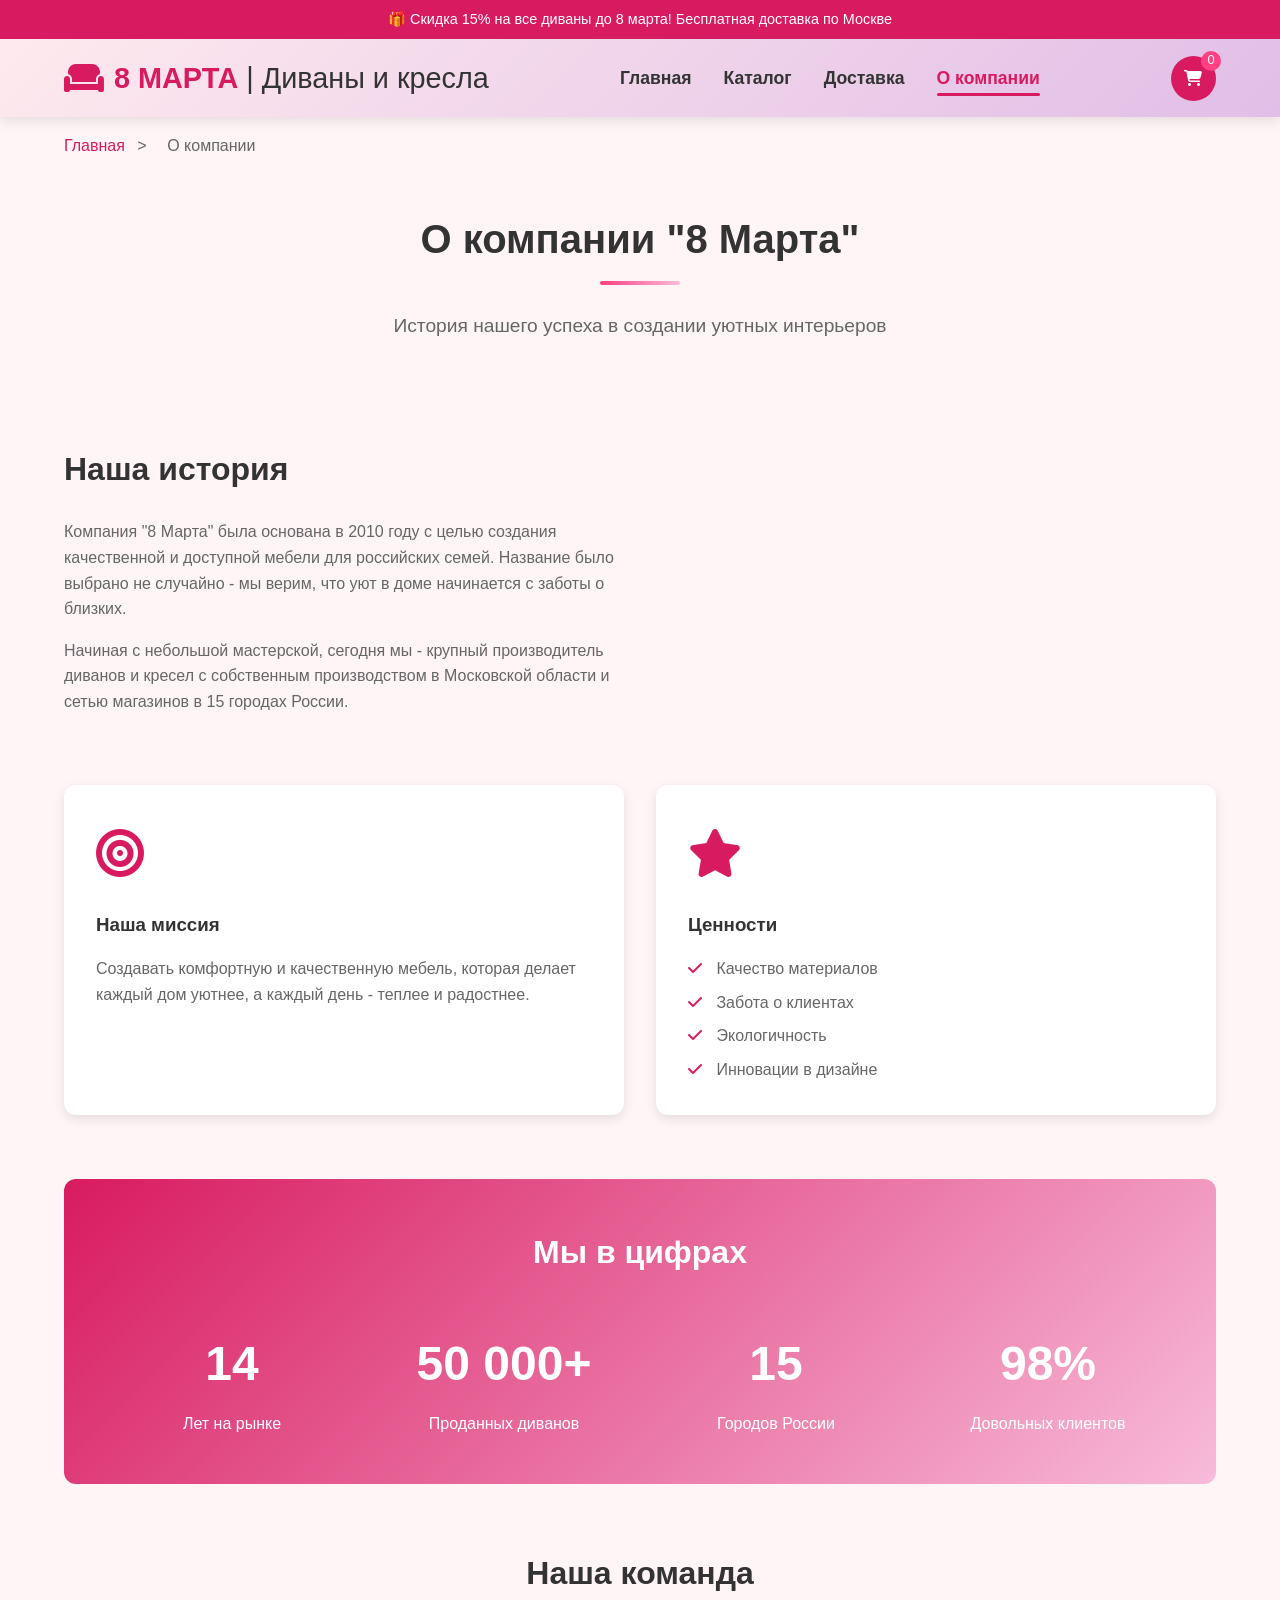
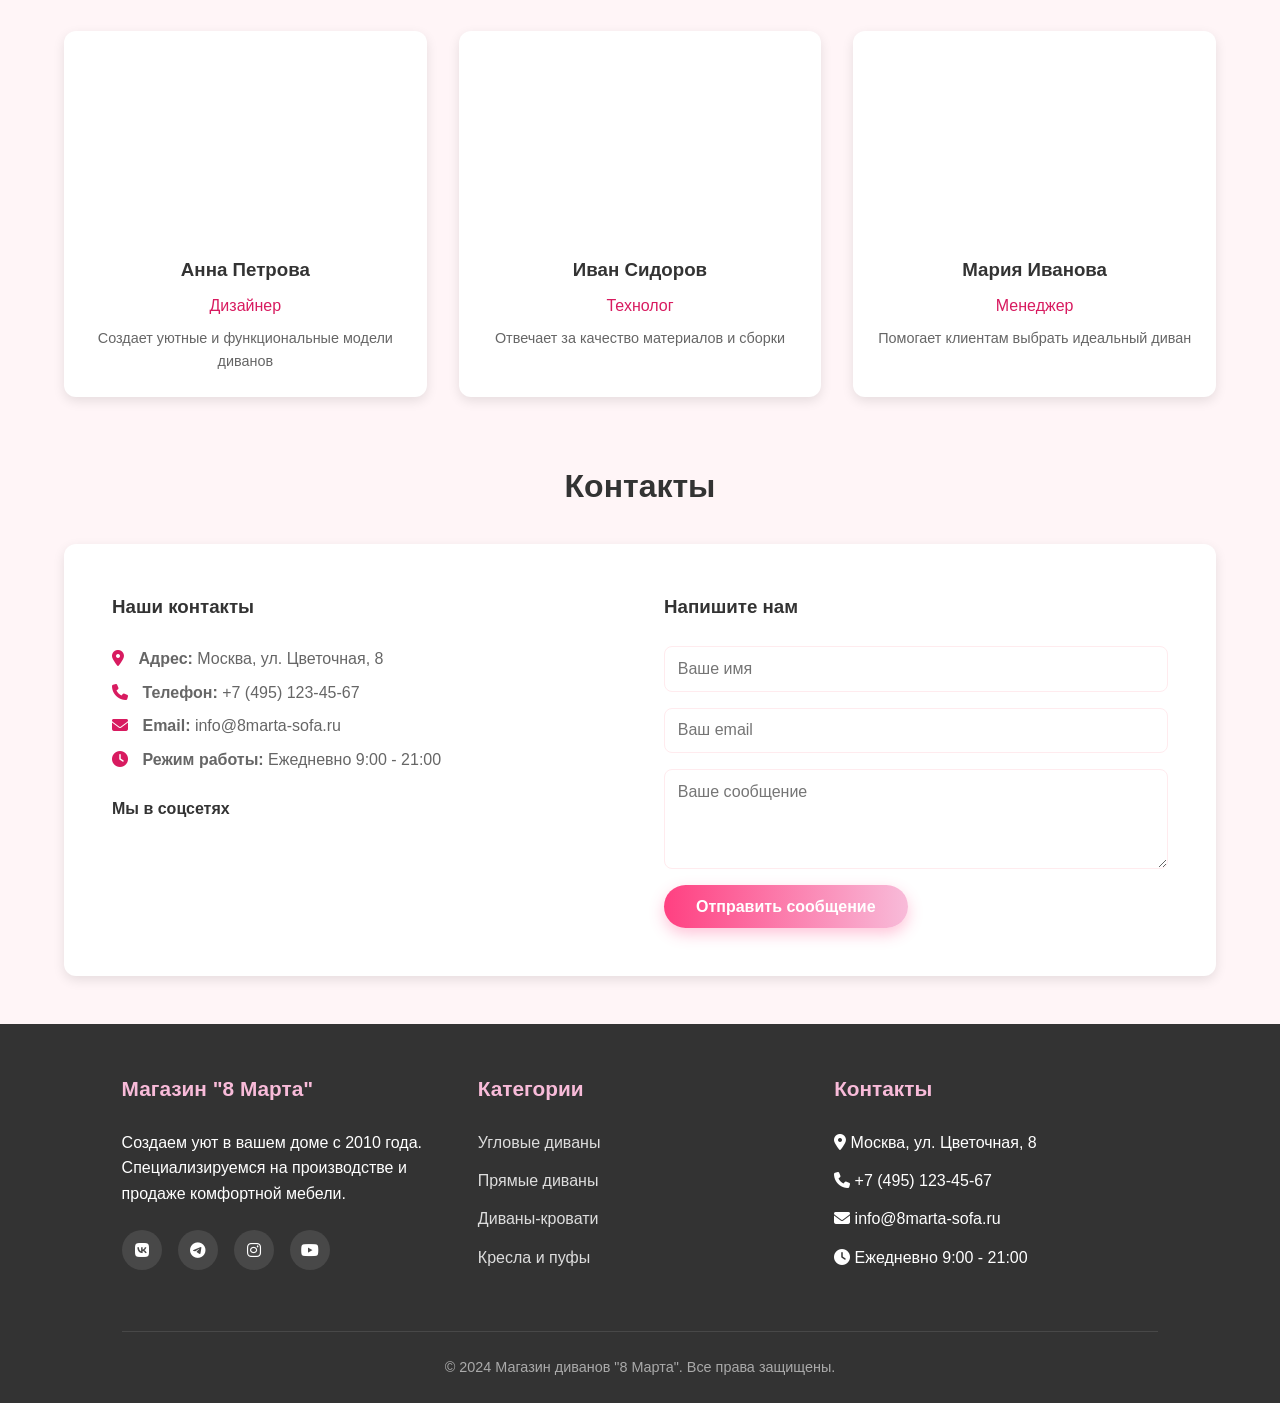
<file: about.html>
<!DOCTYPE html>
<html lang="ru">
<head>
    <meta charset="UTF-8">
    <meta name="viewport" content="width=device-width, initial-scale=1.0">
    <title>8 Марта - Магазин диванов | О компании</title>
    <link rel="stylesheet" href="https://cdnjs.cloudflare.com/ajax/libs/font-awesome/6.4.0/css/all.min.css">
    <link rel="stylesheet" href="style.css">
</head>
<body>
    <!-- Шапка -->
    <header>
        <div class="top-bar">
            🎁 Скидка 15% на все диваны до 8 марта! Бесплатная доставка по Москве
        </div>
        <div class="nav-container">
            <a href="index.html" class="logo">
                <i class="fas fa-couch"></i>
                <h1>8 МАРТА <span>| Диваны и кресла</span></h1>
            </a>
            <nav>
                <ul>
                    <li><a href="index.html">Главная</a></li>
                    <li><a href="catalog.html">Каталог</a></li>
                    <li><a href="delivery.html">Доставка</a></li>
                    <li><a href="about.html" class="active">О компании</a></li>
                </ul>
            </nav>
            <div class="header-actions">
                <a href="#" class="cart-btn">
                    <i class="fas fa-shopping-cart"></i>
                    <span class="cart-count">3</span>
                </a>
            </div>
        </div>
    </header>

    <!-- Контент -->
    <main class="container">
        <div class="breadcrumbs">
            <a href="index.html">Главная</a> <span>></span> <span>О компании</span>
        </div>

        <div class="page-header">
            <h1>О компании "8 Марта"</h1>
            <p>История нашего успеха в создании уютных интерьеров</p>
        </div>

        <div class="main-content">
            <!-- О компании -->
            <section style="margin-bottom: 4rem;">
                <div style="
                    display: grid;
                    grid-template-columns: 1fr 1fr;
                    gap: 3rem;
                    align-items: center;
                    margin-bottom: 3rem;
                ">
                    <div>
                        <h2 style="font-size: 2rem; margin-bottom: 1.5rem; color: var(--text-dark);">
                            Наша история
                        </h2>
                        <p style="margin-bottom: 1rem; color: var(--text-light);">
                            Компания "8 Марта" была основана в 2010 году с целью создания качественной и доступной мебели для российских семей.
                            Название было выбрано не случайно - мы верим, что уют в доме начинается с заботы о близких.
                        </p>
                        <p style="margin-bottom: 1rem; color: var(--text-light);">
                            Начиная с небольшой мастерской, сегодня мы - крупный производитель диванов и кресел с собственным производством
                            в Московской области и сетью магазинов в 15 городах России.
                        </p>
                    </div>
                    <div style="
                        background: url('https://images.unsplash.com/photo-1586023492125-27b2c045efd7?ixlib=rb-4.0.3&auto=format&fit=crop&w=800&q=80');
                        background-size: cover;
                        background-position: center;
                        height: 300px;
                        border-radius: var(--radius);
                    "></div>
                </div>

                <!-- Миссия и ценности -->
                <div style="
                    display: grid;
                    grid-template-columns: repeat(auto-fit, minmax(300px, 1fr));
                    gap: 2rem;
                    margin-bottom: 3rem;
                ">
                    <div style="
                        background: var(--white);
                        padding: 2rem;
                        border-radius: var(--radius);
                        box-shadow: var(--shadow);
                    ">
                        <div style="font-size: 3rem; color: var(--dark-pink); margin-bottom: 1rem;">
                            <i class="fas fa-bullseye"></i>
                        </div>
                        <h3 style="margin-bottom: 1rem; color: var(--text-dark);">Наша миссия</h3>
                        <p style="color: var(--text-light);">
                            Создавать комфортную и качественную мебель, которая делает каждый дом уютнее,
                            а каждый день - теплее и радостнее.
                        </p>
                    </div>
                    
                    <div style="
                        background: var(--white);
                        padding: 2rem;
                        border-radius: var(--radius);
                        box-shadow: var(--shadow);
                    ">
                        <div style="font-size: 3rem; color: var(--dark-pink); margin-bottom: 1rem;">
                            <i class="fas fa-star"></i>
                        </div>
                        <h3 style="margin-bottom: 1rem; color: var(--text-dark);">Ценности</h3>
                        <ul style="color: var(--text-light); list-style: none;">
                            <li style="margin-bottom: 0.5rem;"><i class="fas fa-check" style="color: var(--dark-pink); margin-right: 10px;"></i> Качество материалов</li>
                            <li style="margin-bottom: 0.5rem;"><i class="fas fa-check" style="color: var(--dark-pink); margin-right: 10px;"></i> Забота о клиентах</li>
                            <li style="margin-bottom: 0.5rem;"><i class="fas fa-check" style="color: var(--dark-pink); margin-right: 10px;"></i> Экологичность</li>
                            <li><i class="fas fa-check" style="color: var(--dark-pink); margin-right: 10px;"></i> Инновации в дизайне</li>
                        </ul>
                    </div>
                </div>
            </section>

            <!-- Статистика -->
            <section style="
                background: linear-gradient(135deg, var(--dark-pink), var(--accent-pink));
                color: white;
                padding: 3rem;
                border-radius: var(--radius);
                margin-bottom: 4rem;
            ">
                <h2 style="text-align: center; margin-bottom: 3rem; font-size: 2rem;">
                    Мы в цифрах
                </h2>
                
                <div style="
                    display: grid;
                    grid-template-columns: repeat(auto-fit, minmax(200px, 1fr));
                    gap: 2rem;
                    text-align: center;
                ">
                    <div>
                        <div style="font-size: 3rem; font-weight: bold; margin-bottom: 0.5rem;">14</div>
                        <div>Лет на рынке</div>
                    </div>
                    <div>
                        <div style="font-size: 3rem; font-weight: bold; margin-bottom: 0.5rem;">50 000+</div>
                        <div>Проданных диванов</div>
                    </div>
                    <div>
                        <div style="font-size: 3rem; font-weight: bold; margin-bottom: 0.5rem;">15</div>
                        <div>Городов России</div>
                    </div>
                    <div>
                        <div style="font-size: 3rem; font-weight: bold; margin-bottom: 0.5rem;">98%</div>
                        <div>Довольных клиентов</div>
                    </div>
                </div>
            </section>

            <!-- Команда -->
            <section style="margin-bottom: 4rem;">
                <h2 style="font-size: 2rem; margin-bottom: 2rem; color: var(--text-dark); text-align: center;">
                    Наша команда
                </h2>
                
                <div style="
                    display: grid;
                    grid-template-columns: repeat(auto-fit, minmax(250px, 1fr));
                    gap: 2rem;
                ">
                    <div style="
                        background: var(--white);
                        border-radius: var(--radius);
                        overflow: hidden;
                        box-shadow: var(--shadow);
                        text-align: center;
                    ">
                        <div style="
                            background: url('https://images.unsplash.com/photo-1573496359142-b8d87734a5a2?ixlib=rb-4.0.3&auto=format&fit=crop&w=800&q=80');
                            background-size: cover;
                            background-position: center;
                            height: 200px;
                        "></div>
                        <div style="padding: 1.5rem;">
                            <h3 style="margin-bottom: 0.5rem; color: var(--text-dark);">Анна Петрова</h3>
                            <p style="color: var(--dark-pink); margin-bottom: 0.5rem;">Дизайнер</p>
                            <p style="color: var(--text-light); font-size: 0.9rem;">
                                Создает уютные и функциональные модели диванов
                            </p>
                        </div>
                    </div>
                    
                    <div style="
                        background: var(--white);
                        border-radius: var(--radius);
                        overflow: hidden;
                        box-shadow: var(--shadow);
                        text-align: center;
                    ">
                        <div style="
                            background: url('https://images.unsplash.com/photo-1560250097-0b93528c311a?ixlib=rb-4.0.3&auto=format&fit=crop&w=800&q=80');
                            background-size: cover;
                            background-position: center;
                            height: 200px;
                        "></div>
                        <div style="padding: 1.5rem;">
                            <h3 style="margin-bottom: 0.5rem; color: var(--text-dark);">Иван Сидоров</h3>
                            <p style="color: var(--dark-pink); margin-bottom: 0.5rem;">Технолог</p>
                            <p style="color: var(--text-light); font-size: 0.9rem;">
                                Отвечает за качество материалов и сборки
                            </p>
                        </div>
                    </div>
                    
                    <div style="
                        background: var(--white);
                        border-radius: var(--radius);
                        overflow: hidden;
                        box-shadow: var(--shadow);
                        text-align: center;
                    ">
                        <div style="
                            background: url('https://images.unsplash.com/photo-1580489944761-15a19d654956?ixlib=rb-4.0.3&auto=format&fit=crop&w=800&q=80');
                            background-size: cover;
                            background-position: center;
                            height: 200px;
                        "></div>
                        <div style="padding: 1.5rem;">
                            <h3 style="margin-bottom: 0.5rem; color: var(--text-dark);">Мария Иванова</h3>
                            <p style="color: var(--dark-pink); margin-bottom: 0.5rem;">Менеджер</p>
                            <p style="color: var(--text-light); font-size: 0.9rem;">
                                Помогает клиентам выбрать идеальный диван
                            </p>
                        </div>
                    </div>
                </div>
            </section>

            <!-- Контакты -->
            <section>
                <h2 style="font-size: 2rem; margin-bottom: 2rem; color: var(--text-dark); text-align: center;">
                    Контакты
                </h2>
                
                <div style="
                    display: grid;
                    grid-template-columns: 1fr 1fr;
                    gap: 3rem;
                    background: var(--white);
                    padding: 3rem;
                    border-radius: var(--radius);
                    box-shadow: var(--shadow);
                ">
                    <div>
                        <h3 style="margin-bottom: 1.5rem; color: var(--text-dark);">Наши контакты</h3>
                        <div style="margin-bottom: 1.5rem;">
                            <p style="margin-bottom: 0.5rem; color: var(--text-light);">
                                <i class="fas fa-map-marker-alt" style="color: var(--dark-pink); margin-right: 10px;"></i>
                                <strong>Адрес:</strong> Москва, ул. Цветочная, 8
                            </p>
                            <p style="margin-bottom: 0.5rem; color: var(--text-light);">
                                <i class="fas fa-phone" style="color: var(--dark-pink); margin-right: 10px;"></i>
                                <strong>Телефон:</strong> +7 (495) 123-45-67
                            </p>
                            <p style="margin-bottom: 0.5rem; color: var(--text-light);">
                                <i class="fas fa-envelope" style="color: var(--dark-pink); margin-right: 10px;"></i>
                                <strong>Email:</strong> info@8marta-sofa.ru
                            </p>
                            <p style="color: var(--text-light);">
                                <i class="fas fa-clock" style="color: var(--dark-pink); margin-right: 10px;"></i>
                                <strong>Режим работы:</strong> Ежедневно 9:00 - 21:00
                            </p>
                        </div>
                        
                        <div>
                            <h4 style="margin-bottom: 1rem; color: var(--text-dark);">Мы в соцсетях</h4>
                            <div class="social-icons">
                                <a href="#"><i class="fab fa-vk"></i></a>
                                <a href="#"><i class="fab fa-telegram"></i></a>
                                <a href="#"><i class="fab fa-instagram"></i></a>
                                <a href="#"><i class="fab fa-youtube"></i></a>
                            </div>
                        </div>
                    </div>
                    
                    <div>
                        <h3 style="margin-bottom: 1.5rem; color: var(--text-dark);">Напишите нам</h3>
                        <form style="display: flex; flex-direction: column; gap: 1rem;">
                            <input type="text" placeholder="Ваше имя" style="
                                padding: 0.8rem;
                                border: 1px solid var(--primary-pink);
                                border-radius: 8px;
                                font-size: 1rem;
                            ">
                            <input type="email" placeholder="Ваш email" style="
                                padding: 0.8rem;
                                border: 1px solid var(--primary-pink);
                                border-radius: 8px;
                                font-size: 1rem;
                            ">
                            <textarea placeholder="Ваше сообщение" rows="4" style="
                                padding: 0.8rem;
                                border: 1px solid var(--primary-pink);
                                border-radius: 8px;
                                font-size: 1rem;
                                resize: vertical;
                            "></textarea>
                            <button type="submit" class="btn btn-primary" style="align-self: flex-start;">
                                Отправить сообщение
                            </button>
                        </form>
                    </div>
                </div>
            </section>
        </div>
    </main>

    <!-- Подвал -->
    <footer>
        <div class="container">
            <div class="footer-content">
                <div class="footer-column">
                    <h3>Магазин "8 Марта"</h3>
                    <p>Создаем уют в вашем доме с 2010 года. Специализируемся на производстве и продаже комфортной мебели.</p>
                    <div class="social-icons">
                        <a href="#"><i class="fab fa-vk"></i></a>
                        <a href="#"><i class="fab fa-telegram"></i></a>
                        <a href="#"><i class="fab fa-instagram"></i></a>
                        <a href="#"><i class="fab fa-youtube"></i></a>
                    </div>
                </div>
                <div class="footer-column">
                    <h3>Категории</h3>
                    <ul>
                        <li><a href="catalog.html">Угловые диваны</a></li>
                        <li><a href="catalog.html">Прямые диваны</a></li>
                        <li><a href="catalog.html">Диваны-кровати</a></li>
                        <li><a href="catalog.html">Кресла и пуфы</a></li>
                    </ul>
                </div>
                <div class="footer-column">
                    <h3>Контакты</h3>
                    <ul>
                        <li><i class="fas fa-map-marker-alt"></i> Москва, ул. Цветочная, 8</li>
                        <li><i class="fas fa-phone"></i> +7 (495) 123-45-67</li>
                        <li><i class="fas fa-envelope"></i> info@8marta-sofa.ru</li>
                        <li><i class="fas fa-clock"></i> Ежедневно 9:00 - 21:00</li>
                    </ul>
                </div>
            </div>
            <div class="copyright">
                <p>&copy; 2024 Магазин диванов "8 Марта". Все права защищены.</p>
            </div>
        </div>
    </footer>

    <script src="script.js"></script>
</body>
</html>
</file>
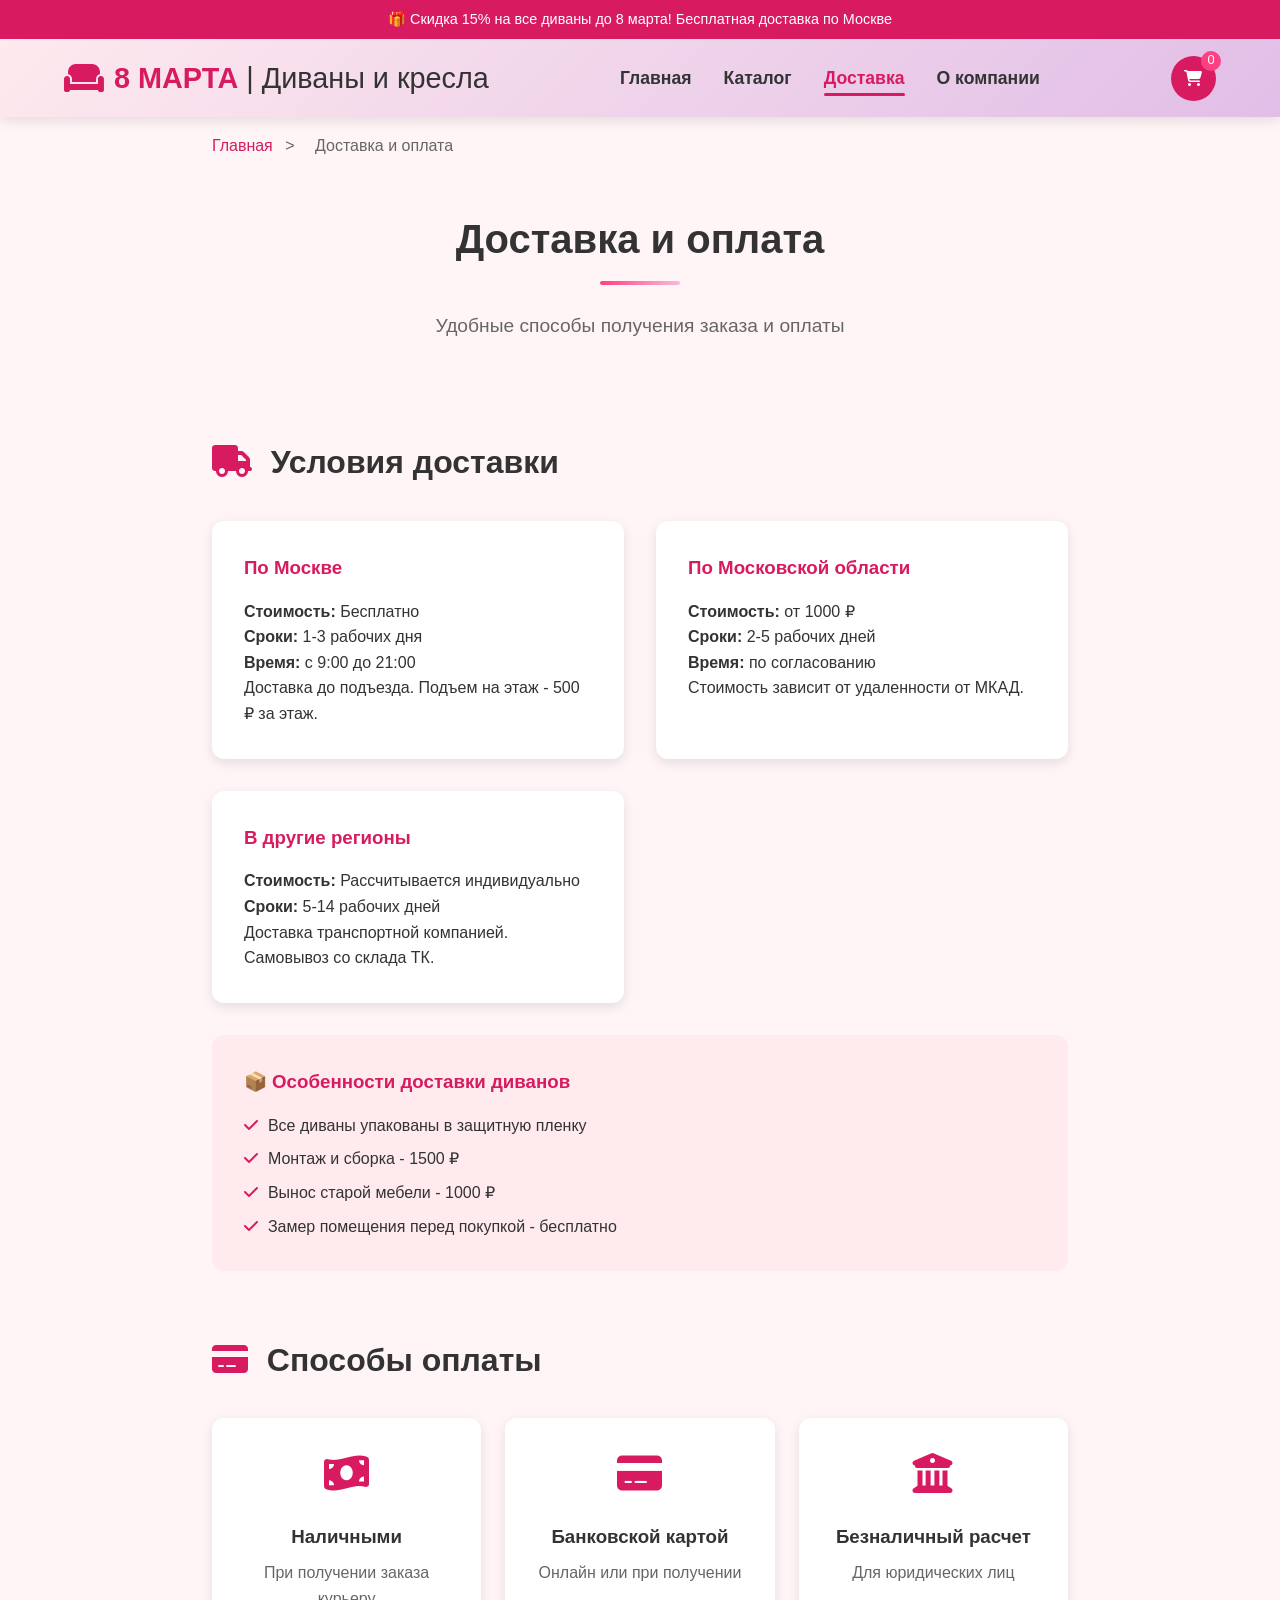
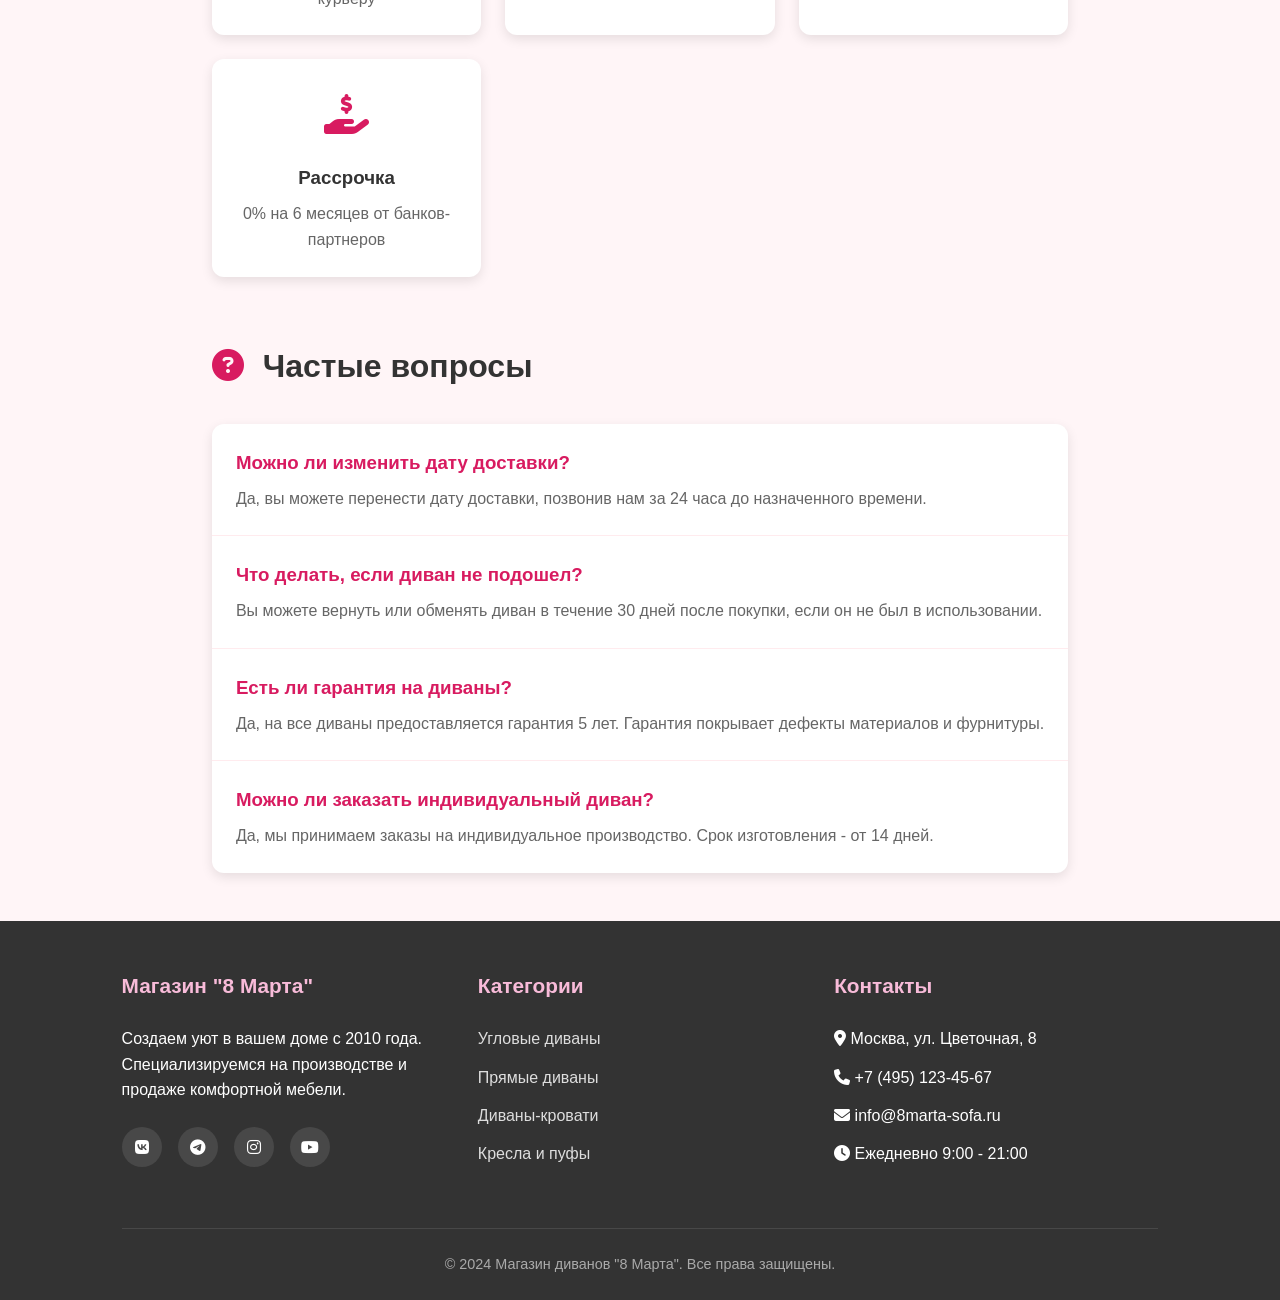
<file: delivery.html>
<!DOCTYPE html>
<html lang="ru">
<head>
    <meta charset="UTF-8">
    <meta name="viewport" content="width=device-width, initial-scale=1.0">
    <title>8 Марта - Магазин диванов | Доставка и оплата</title>
    <link rel="stylesheet" href="https://cdnjs.cloudflare.com/ajax/libs/font-awesome/6.4.0/css/all.min.css">
    <link rel="stylesheet" href="style.css">
</head>
<body>
    <!-- Шапка -->
    <header>
        <div class="top-bar">
            🎁 Скидка 15% на все диваны до 8 марта! Бесплатная доставка по Москве
        </div>
        <div class="nav-container">
            <a href="index.html" class="logo">
                <i class="fas fa-couch"></i>
                <h1>8 МАРТА <span>| Диваны и кресла</span></h1>
            </a>
            <nav>
                <ul>
                    <li><a href="index.html">Главная</a></li>
                    <li><a href="catalog.html">Каталог</a></li>
                    <li><a href="delivery.html" class="active">Доставка</a></li>
                    <li><a href="about.html">О компании</a></li>
                </ul>
            </nav>
            <div class="header-actions">
                <a href="#" class="cart-btn">
                    <i class="fas fa-shopping-cart"></i>
                    <span class="cart-count">3</span>
                </a>
            </div>
        </div>
    </header>

    <!-- Контент -->
    <main class="container">
        <div class="breadcrumbs">
            <a href="index.html">Главная</a> <span>></span> <span>Доставка и оплата</span>
        </div>

        <div class="page-header">
            <h1>Доставка и оплата</h1>
            <p>Удобные способы получения заказа и оплаты</p>
        </div>

        <div class="main-content">
            <!-- Доставка -->
            <section style="margin-bottom: 4rem;">
                <h2 style="font-size: 2rem; margin-bottom: 2rem; color: var(--text-dark);">
                    <i class="fas fa-truck" style="color: var(--dark-pink); margin-right: 10px;"></i>
                    Условия доставки
                </h2>
                
                <div style="
                    display: grid;
                    grid-template-columns: repeat(auto-fit, minmax(300px, 1fr));
                    gap: 2rem;
                    margin-bottom: 2rem;
                ">
                    <div style="
                        background: var(--white);
                        padding: 2rem;
                        border-radius: var(--radius);
                        box-shadow: var(--shadow);
                    ">
                        <h3 style="color: var(--dark-pink); margin-bottom: 1rem;">По Москве</h3>
                        <p><strong>Стоимость:</strong> Бесплатно</p>
                        <p><strong>Сроки:</strong> 1-3 рабочих дня</p>
                        <p><strong>Время:</strong> с 9:00 до 21:00</p>
                        <p>Доставка до подъезда. Подъем на этаж - 500 ₽ за этаж.</p>
                    </div>
                    
                    <div style="
                        background: var(--white);
                        padding: 2rem;
                        border-radius: var(--radius);
                        box-shadow: var(--shadow);
                    ">
                        <h3 style="color: var(--dark-pink); margin-bottom: 1rem;">По Московской области</h3>
                        <p><strong>Стоимость:</strong> от 1000 ₽</p>
                        <p><strong>Сроки:</strong> 2-5 рабочих дней</p>
                        <p><strong>Время:</strong> по согласованию</p>
                        <p>Стоимость зависит от удаленности от МКАД.</p>
                    </div>
                    
                    <div style="
                        background: var(--white);
                        padding: 2rem;
                        border-radius: var(--radius);
                        box-shadow: var(--shadow);
                    ">
                        <h3 style="color: var(--dark-pink); margin-bottom: 1rem;">В другие регионы</h3>
                        <p><strong>Стоимость:</strong> Рассчитывается индивидуально</p>
                        <p><strong>Сроки:</strong> 5-14 рабочих дней</p>
                        <p>Доставка транспортной компанией. Самовывоз со склада ТК.</p>
                    </div>
                </div>
                
                <div style="
                    background: var(--primary-pink);
                    padding: 2rem;
                    border-radius: var(--radius);
                    margin-top: 2rem;
                ">
                    <h3 style="color: var(--dark-pink); margin-bottom: 1rem;">📦 Особенности доставки диванов</h3>
                    <ul style="list-style: none;">
                        <li style="margin-bottom: 0.5rem;"><i class="fas fa-check" style="color: var(--dark-pink); margin-right: 10px;"></i>Все диваны упакованы в защитную пленку</li>
                        <li style="margin-bottom: 0.5rem;"><i class="fas fa-check" style="color: var(--dark-pink); margin-right: 10px;"></i>Монтаж и сборка - 1500 ₽</li>
                        <li style="margin-bottom: 0.5rem;"><i class="fas fa-check" style="color: var(--dark-pink); margin-right: 10px;"></i>Вынос старой мебели - 1000 ₽</li>
                        <li><i class="fas fa-check" style="color: var(--dark-pink); margin-right: 10px;"></i>Замер помещения перед покупкой - бесплатно</li>
                    </ul>
                </div>
            </section>

            <!-- Оплата -->
            <section style="margin-bottom: 4rem;">
                <h2 style="font-size: 2rem; margin-bottom: 2rem; color: var(--text-dark);">
                    <i class="fas fa-credit-card" style="color: var(--dark-pink); margin-right: 10px;"></i>
                    Способы оплаты
                </h2>
                
                <div style="
                    display: grid;
                    grid-template-columns: repeat(auto-fit, minmax(250px, 1fr));
                    gap: 1.5rem;
                ">
                    <div style="
                        background: var(--white);
                        padding: 1.5rem;
                        border-radius: var(--radius);
                        box-shadow: var(--shadow);
                        text-align: center;
                    ">
                        <div style="font-size: 2.5rem; color: var(--dark-pink); margin-bottom: 1rem;">
                            <i class="fas fa-money-bill-wave"></i>
                        </div>
                        <h3 style="margin-bottom: 0.5rem;">Наличными</h3>
                        <p style="color: var(--text-light);">При получении заказа курьеру</p>
                    </div>
                    
                    <div style="
                        background: var(--white);
                        padding: 1.5rem;
                        border-radius: var(--radius);
                        box-shadow: var(--shadow);
                        text-align: center;
                    ">
                        <div style="font-size: 2.5rem; color: var(--dark-pink); margin-bottom: 1rem;">
                            <i class="fas fa-credit-card"></i>
                        </div>
                        <h3 style="margin-bottom: 0.5rem;">Банковской картой</h3>
                        <p style="color: var(--text-light);">Онлайн или при получении</p>
                    </div>
                    
                    <div style="
                        background: var(--white);
                        padding: 1.5rem;
                        border-radius: var(--radius);
                        box-shadow: var(--shadow);
                        text-align: center;
                    ">
                        <div style="font-size: 2.5rem; color: var(--dark-pink); margin-bottom: 1rem;">
                            <i class="fas fa-university"></i>
                        </div>
                        <h3 style="margin-bottom: 0.5rem;">Безналичный расчет</h3>
                        <p style="color: var(--text-light);">Для юридических лиц</p>
                    </div>
                    
                    <div style="
                        background: var(--white);
                        padding: 1.5rem;
                        border-radius: var(--radius);
                        box-shadow: var(--shadow);
                        text-align: center;
                    ">
                        <div style="font-size: 2.5rem; color: var(--dark-pink); margin-bottom: 1rem;">
                            <i class="fas fa-hand-holding-usd"></i>
                        </div>
                        <h3 style="margin-bottom: 0.5rem;">Рассрочка</h3>
                        <p style="color: var(--text-light);">0% на 6 месяцев от банков-партнеров</p>
                    </div>
                </div>
            </section>

            <!-- FAQ -->
            <section>
                <h2 style="font-size: 2rem; margin-bottom: 2rem; color: var(--text-dark);">
                    <i class="fas fa-question-circle" style="color: var(--dark-pink); margin-right: 10px;"></i>
                    Частые вопросы
                </h2>
                
                <div style="
                    background: var(--white);
                    border-radius: var(--radius);
                    overflow: hidden;
                    box-shadow: var(--shadow);
                ">
                    <div style="padding: 1.5rem; border-bottom: 1px solid var(--primary-pink);">
                        <h3 style="color: var(--dark-pink); margin-bottom: 0.5rem;">Можно ли изменить дату доставки?</h3>
                        <p style="color: var(--text-light);">Да, вы можете перенести дату доставки, позвонив нам за 24 часа до назначенного времени.</p>
                    </div>
                    
                    <div style="padding: 1.5rem; border-bottom: 1px solid var(--primary-pink);">
                        <h3 style="color: var(--dark-pink); margin-bottom: 0.5rem;">Что делать, если диван не подошел?</h3>
                        <p style="color: var(--text-light);">Вы можете вернуть или обменять диван в течение 30 дней после покупки, если он не был в использовании.</p>
                    </div>
                    
                    <div style="padding: 1.5rem; border-bottom: 1px solid var(--primary-pink);">
                        <h3 style="color: var(--dark-pink); margin-bottom: 0.5rem;">Есть ли гарантия на диваны?</h3>
                        <p style="color: var(--text-light);">Да, на все диваны предоставляется гарантия 5 лет. Гарантия покрывает дефекты материалов и фурнитуры.</p>
                    </div>
                    
                    <div style="padding: 1.5rem;">
                        <h3 style="color: var(--dark-pink); margin-bottom: 0.5rem;">Можно ли заказать индивидуальный диван?</h3>
                        <p style="color: var(--text-light);">Да, мы принимаем заказы на индивидуальное производство. Срок изготовления - от 14 дней.</p>
                    </div>
                </div>
            </section>
        </div>
    </main>

    <!-- Подвал -->
    <footer>
        <div class="container">
            <div class="footer-content">
                <div class="footer-column">
                    <h3>Магазин "8 Марта"</h3>
                    <p>Создаем уют в вашем доме с 2010 года. Специализируемся на производстве и продаже комфортной мебели.</p>
                    <div class="social-icons">
                        <a href="#"><i class="fab fa-vk"></i></a>
                        <a href="#"><i class="fab fa-telegram"></i></a>
                        <a href="#"><i class="fab fa-instagram"></i></a>
                        <a href="#"><i class="fab fa-youtube"></i></a>
                    </div>
                </div>
                <div class="footer-column">
                    <h3>Категории</h3>
                    <ul>
                        <li><a href="catalog.html">Угловые диваны</a></li>
                        <li><a href="catalog.html">Прямые диваны</a></li>
                        <li><a href="catalog.html">Диваны-кровати</a></li>
                        <li><a href="catalog.html">Кресла и пуфы</a></li>
                    </ul>
                </div>
                <div class="footer-column">
                    <h3>Контакты</h3>
                    <ul>
                        <li><i class="fas fa-map-marker-alt"></i> Москва, ул. Цветочная, 8</li>
                        <li><i class="fas fa-phone"></i> +7 (495) 123-45-67</li>
                        <li><i class="fas fa-envelope"></i> info@8marta-sofa.ru</li>
                        <li><i class="fas fa-clock"></i> Ежедневно 9:00 - 21:00</li>
                    </ul>
                </div>
            </div>
            <div class="copyright">
                <p>&copy; 2024 Магазин диванов "8 Марта". Все права защищены.</p>
            </div>
        </div>
    </footer>

    <script src="script.js"></script>
</body>
</html>
</file>
<file: style.css>
* {
    margin: 0;
    padding: 0;
    box-sizing: border-box;
    font-family: 'Segoe UI', Tahoma, Geneva, Verdana, sans-serif;
}

:root {
    --primary-pink: #ffebee;
    --accent-pink: #f8bbd9;
    --soft-purple: #e1bee7;
    --dark-pink: #d81b60;
    --light-pink: #fff5f7;
    --text-dark: #333;
    --text-light: #666;
    --white: #ffffff;
    --shadow: 0 4px 12px rgba(0,0,0,0.1);
    --radius: 12px;
    --transition: all 0.3s ease;
}

body {
    background-color: var(--light-pink);
    color: var(--text-dark);
    line-height: 1.6;
    min-height: 100vh;
    display: flex;
    flex-direction: column;
}

.container {
    max-width: 1400px;
    margin: 0 auto;
    padding: 0 5%;
    flex: 1;
}

/* Шапка */
header {
    background: linear-gradient(135deg, var(--primary-pink), var(--soft-purple));
    box-shadow: var(--shadow);
    position: sticky;
    top: 0;
    z-index: 100;
}

.top-bar {
    background-color: var(--dark-pink);
    color: white;
    padding: 8px 0;
    text-align: center;
    font-size: 0.9rem;
}

.nav-container {
    display: flex;
    justify-content: space-between;
    align-items: center;
    padding: 1rem 5%;
}

.logo {
    display: flex;
    align-items: center;
    gap: 10px;
    text-decoration: none;
}

.logo h1 {
    color: var(--dark-pink);
    font-size: 1.8rem;
    font-weight: 800;
}

.logo i {
    font-size: 2rem;
    color: var(--dark-pink);
}

.logo span {
    color: var(--text-dark);
    font-weight: 300;
}

nav ul {
    display: flex;
    list-style: none;
    gap: 2rem;
}

nav a {
    text-decoration: none;
    color: var(--text-dark);
    font-weight: 600;
    font-size: 1.1rem;
    transition: var(--transition);
    position: relative;
    padding: 0.5rem 0;
}

nav a:hover {
    color: var(--dark-pink);
}

nav a.active {
    color: var(--dark-pink);
}

nav a.active::after {
    content: '';
    position: absolute;
    bottom: 0;
    left: 0;
    width: 100%;
    height: 3px;
    background-color: var(--dark-pink);
    border-radius: 3px;
}

.header-actions {
    display: flex;
    gap: 1rem;
    align-items: center;
}

.cart-btn {
    background-color: var(--dark-pink);
    color: white;
    border: none;
    border-radius: 50%;
    width: 45px;
    height: 45px;
    display: flex;
    align-items: center;
    justify-content: center;
    cursor: pointer;
    transition: var(--transition);
    position: relative;
    text-decoration: none;
}

.cart-btn:hover {
    transform: scale(1.1);
}

.cart-count {
    position: absolute;
    top: -5px;
    right: -5px;
    background-color: #ff4081;
    color: white;
    border-radius: 50%;
    width: 20px;
    height: 20px;
    font-size: 0.8rem;
    display: flex;
    align-items: center;
    justify-content: center;
}

/* Общие стили для контента */
.main-content {
    padding: 3rem 0;
}

.page-header {
    text-align: center;
    margin-bottom: 3rem;
}

.page-header h1 {
    font-size: 2.5rem;
    color: var(--text-dark);
    margin-bottom: 1rem;
    position: relative;
    display: inline-block;
}

.page-header h1::after {
    content: '';
    display: block;
    width: 80px;
    height: 4px;
    background: linear-gradient(to right, #ff4081, #f8bbd9);
    margin: 10px auto;
    border-radius: 2px;
}

.page-header p {
    font-size: 1.2rem;
    color: var(--text-light);
    max-width: 800px;
    margin: 0 auto;
}

/* Кнопки */
.btn {
    display: inline-block;
    padding: 0.8rem 2rem;
    border-radius: 25px;
    text-decoration: none;
    font-weight: 600;
    cursor: pointer;
    transition: var(--transition);
    border: none;
    font-size: 1rem;
}

.btn-primary {
    background: linear-gradient(to right, #ff4081, #f8bbd9);
    color: white;
    box-shadow: 0 6px 15px rgba(255, 64, 129, 0.3);
}

.btn-primary:hover {
    transform: translateY(-3px);
    box-shadow: 0 10px 20px rgba(255, 64, 129, 0.4);
}

.btn-secondary {
    background-color: var(--white);
    color: var(--dark-pink);
    border: 2px solid var(--dark-pink);
}

.btn-secondary:hover {
    background-color: var(--dark-pink);
    color: white;
}

/* Карточки товаров */
.products-grid {
    display: grid;
    grid-template-columns: repeat(auto-fill, minmax(280px, 1fr));
    gap: 2rem;
    margin: 3rem 0;
}

.product-card {
    background: var(--white);
    border-radius: var(--radius);
    overflow: hidden;
    box-shadow: var(--shadow);
    transition: var(--transition);
    border: 1px solid var(--primary-pink);
}

.product-card:hover {
    transform: translateY(-10px);
    box-shadow: 0 15px 30px rgba(0,0,0,0.15);
}

.product-image {
    width: 100%;
    height: 220px;
    object-fit: cover;
}

.product-info {
    padding: 1.5rem;
}

.product-title {
    font-size: 1.3rem;
    margin-bottom: 0.5rem;
    color: var(--text-dark);
}

.product-description {
    color: var(--text-light);
    margin-bottom: 1rem;
    font-size: 0.95rem;
}

.product-price {
    font-size: 1.5rem;
    font-weight: 700;
    color: var(--dark-pink);
    margin-bottom: 1rem;
}

.product-old-price {
    font-size: 1rem;
    color: var(--text-light);
    text-decoration: line-through;
    margin-right: 0.5rem;
}

.add-to-cart {
    width: 100%;
    background-color: var(--accent-pink);
    color: var(--text-dark);
    border: none;
    padding: 0.8rem;
    border-radius: 8px;
    cursor: pointer;
    font-weight: 600;
    transition: var(--transition);
}

.add-to-cart:hover {
    background-color: var(--dark-pink);
    color: white;
}

/* Подвал */
footer {
    background-color: var(--text-dark);
    color: white;
    padding: 3rem 5% 1.5rem;
    margin-top: auto;
}

.footer-content {
    display: grid;
    grid-template-columns: repeat(auto-fit, minmax(250px, 1fr));
    gap: 2rem;
    max-width: 1400px;
    margin: 0 auto;
}

.footer-column h3 {
    font-size: 1.3rem;
    margin-bottom: 1.5rem;
    color: var(--accent-pink);
}

.footer-column ul {
    list-style: none;
}

.footer-column ul li {
    margin-bottom: 0.8rem;
}

.footer-column a {
    color: #ddd;
    text-decoration: none;
    transition: var(--transition);
}

.footer-column a:hover {
    color: var(--accent-pink);
}

.social-icons {
    display: flex;
    gap: 1rem;
    margin-top: 1.5rem;
}

.social-icons a {
    display: inline-flex;
    align-items: center;
    justify-content: center;
    width: 40px;
    height: 40px;
    background-color: rgba(255,255,255,0.1);
    border-radius: 50%;
    transition: var(--transition);
    color: white;
    text-decoration: none;
}

.social-icons a:hover {
    background-color: var(--accent-pink);
    transform: translateY(-3px);
}

.copyright {
    text-align: center;
    margin-top: 3rem;
    padding-top: 1.5rem;
    border-top: 1px solid rgba(255,255,255,0.1);
    color: #aaa;
    font-size: 0.9rem;
}

/* Хлебные крошки */
.breadcrumbs {
    padding: 1rem 0;
    margin-bottom: 2rem;
    color: var(--text-light);
}

.breadcrumbs a {
    color: var(--dark-pink);
    text-decoration: none;
}

.breadcrumbs span {
    margin: 0 0.5rem;
}

/* Адаптивность */
@media (max-width: 768px) {
    .nav-container {
        flex-direction: column;
        gap: 1rem;
    }
    
    nav ul {
        flex-wrap: wrap;
        justify-content: center;
        gap: 1rem;
    }
    
    .page-header h1 {
        font-size: 2rem;
    }
    
    .products-grid {
        grid-template-columns: repeat(auto-fill, minmax(250px, 1fr));
    }
}

/* Анимации */
@keyframes fadeIn {
    from { opacity: 0; transform: translateY(20px); }
    to { opacity: 1; transform: translateY(0); }
}

.fade-in {
    animation: fadeIn 0.8s ease-out;
}
</file>
